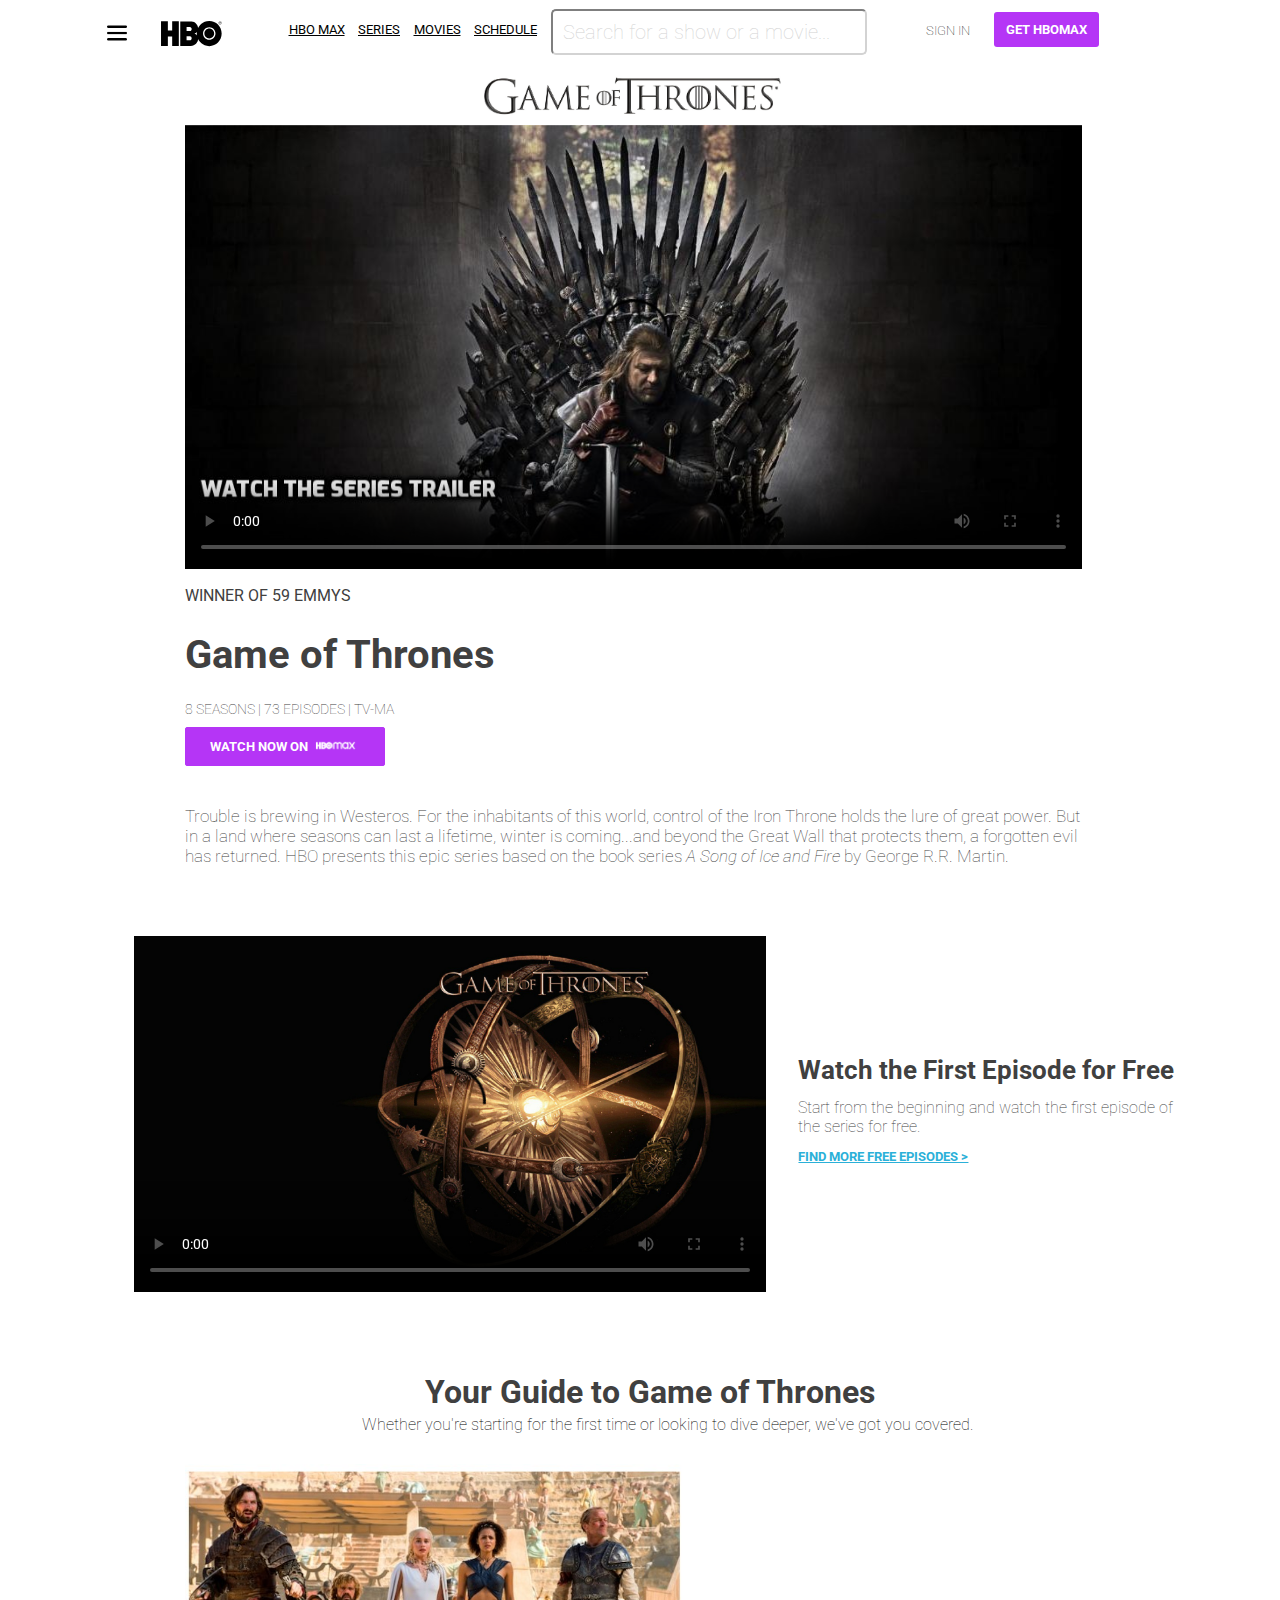
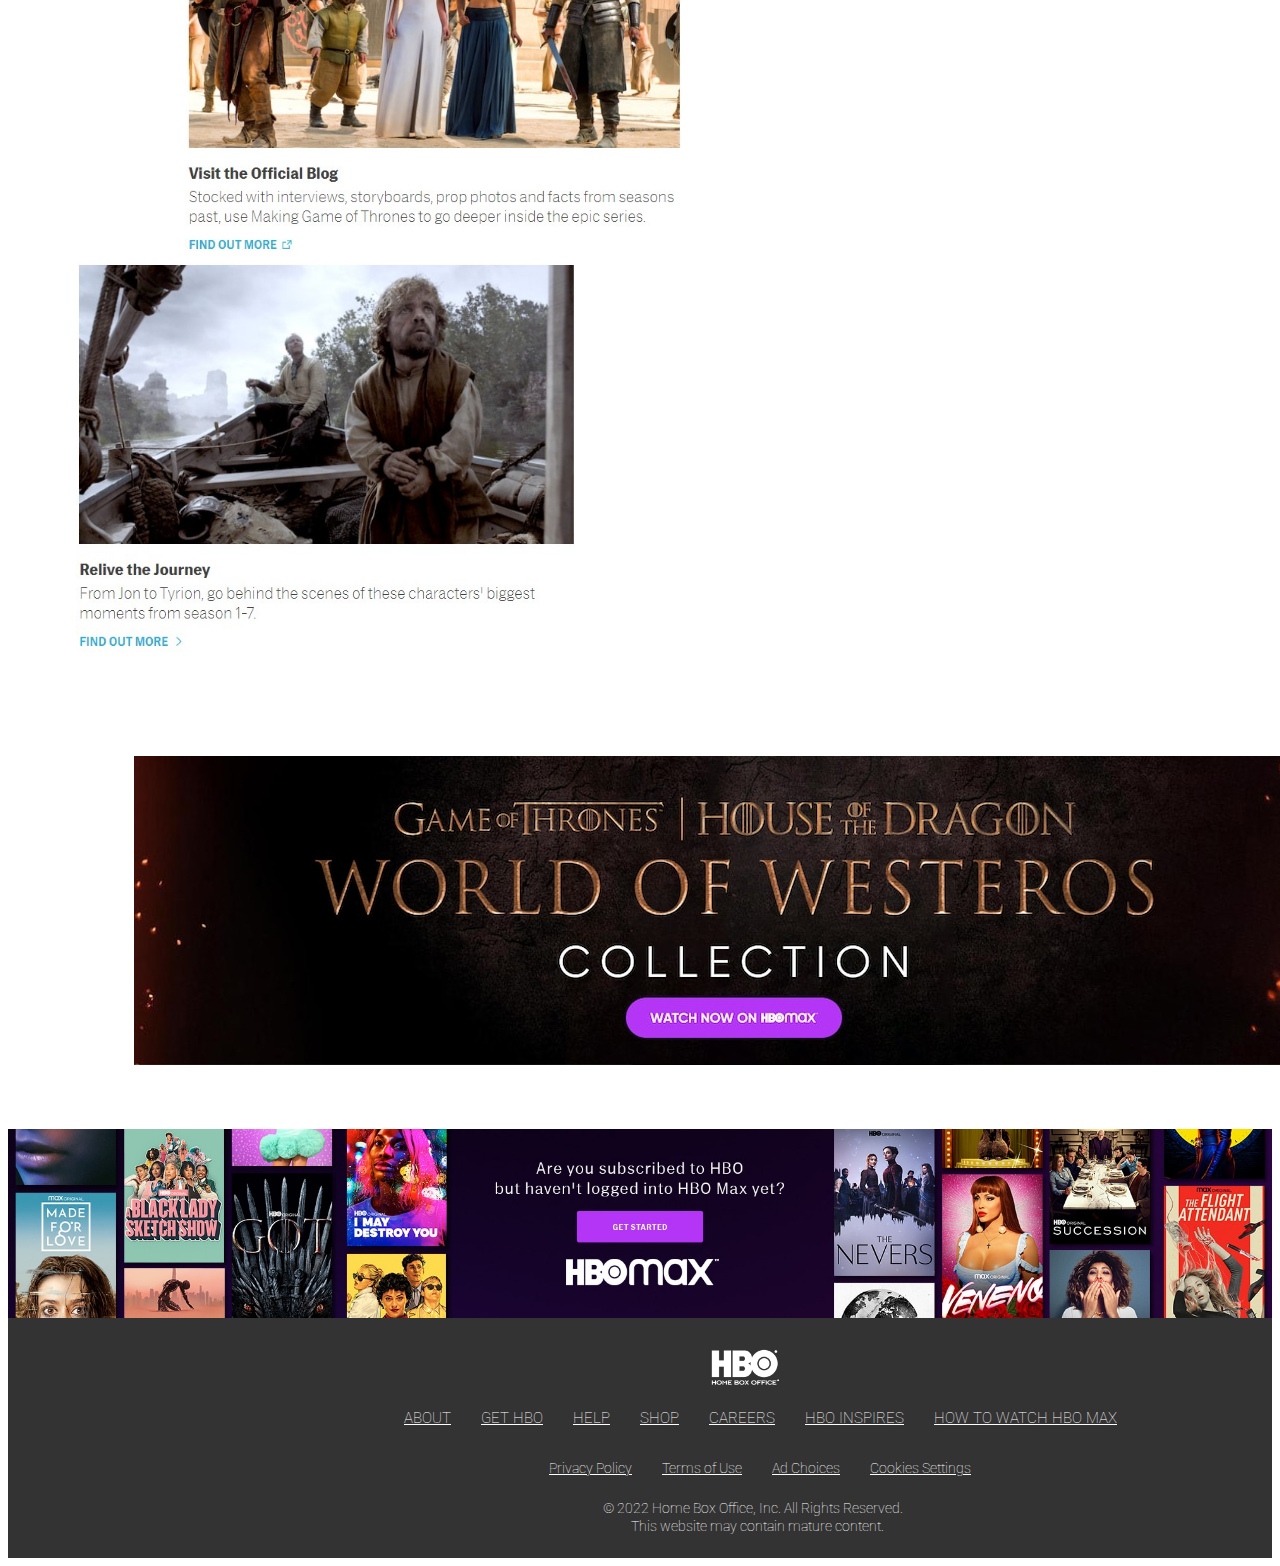
<file: index.html>
<!DOCTYPE html>
<html>
<head>

<title>GOT</title>
<link rel="preconnect" href="https://fonts.googleapis.com">
<link rel="preconnect" href="https://fonts.gstatic.com" crossorigin>
<link href="https://fonts.googleapis.com/css2?family=Roboto:wght@700&display=swap" rel="stylesheet">
<link rel="stylesheet" href="style/got.css">
</head> 
<body>
    <div class="header">
        <div class="left-section">
            <div>
                <img class="menu-logo" src="style/menu.png">
                <img class="hbo-logo" src="style/HBO.svg">
                
                
            </div>
           
        </div>
        <a  class="hbo-max" href="https://www.hbo.com/max">HBO MAX</a>
        <a  class="series" href="https://www.hbo.com/series">SERIES</a>
        <a  class="movies" href="https://www.hbo.com/movies">MOVIES</a>
        <a  class="schedule" href="https://www.hbo.com/schedule">SCHEDULE</a>
        <input class="search-bar" type="text" placeholder="Search for a show or a movie...">
        <div class="middle-section">
            <button class="sign-in">
                SIGN IN
            </button>
            <a href="https://www.hbomax.com/geo-availability?hbo_source=hbo.com&hbo_medium=referral&hbo_campaign=hbomax_button_&hbo_term=nav">
            <button class="get-hbo">
                GET HBOMAX
            </button>
            </a>
        </div>
        
    </div>
    <div>
        <img class="logo" src="style/logo.jpg">
    </div>
    <div class="video">
        <video class="video-align" width="71%" height="100%" controls poster="style/addtext_com_MDE1MTM3MTQyMzk.jpg">
            <source src="video/VN20221005_145900.mp4" type="video/mp4">
            <source src="video/VN20221005_145900.mp4" type="video/ogg">
            Your browser does not support the video tag.
        </video>
    </div>
    <div class="v-text">
        WINNER OF 59 EMMYS
    </div>

    <div class="got-text">
        <strong>Game of Thrones</strong>
    </div>
    <div class="seasons">
        8 SEASONS | 73 EPISODES | TV-MA 
    </div>
    <div>
        <button class="watch-button">
            <strong>WATCH NOW ON</strong> <span> <img class="hbo" src="style/hbo-final.png"></span>
        </button>
    </div>

    <div class="intro">
        Trouble is brewing in Westeros. 
        For the inhabitants of this world, control of the Iron Throne 
        holds the lure of great power. But in a land where seasons can 
        last a lifetime, winter is coming...and beyond the Great Wall 
        that protects them, a forgotten evil has returned. HBO presents
        this epic series based on the book series <em>A Song of Ice and Fire</em> 
        by George R.R. Martin.
    </div>

    <div class="video-2">
        <video class="video-align2" width="50%" height="100%" controls poster="style/poster2.jpg">
            <source src="video/got-ep1.mp4" type="video/mp4">
            <source src="video/got-ep1.mp4" type="video/ogg">
            Your browser does not support the video tag.
        </video>
    </div>
    <div class="container">
        <strong class="first-epi">Watch the First Episode for Free</strong>
        <div class="epi-1">
            Start from the beginning and watch the first episode of the series for free.
            
        </div>
        <div >
            <a class="epi-link" href="https://www.hbo.com/watch-free-episodes" target="_top" role="button">
                <strong>FIND MORE FREE EPISODES ></strong> 
            </a>
        </div>
    </div>

   
    <div>
        <p class="guide">
            Your Guide to Game of Thrones
        </p>
        <p class="guide-down">
            Whether you're starting for the first time or looking to dive deeper, we've got you covered.
        </p>
    </div>

    <div class="pic-view">
        <div>
            <a href="https://www.makinggameofthrones.com/?_ga=2.111371140.1043125775.1661091707-169540141.1602867257">
            <img class="thumbnail" src="style/ss1.jpg" > 

            </a>
            <a href="https://www.makinggameofthrones.com/?tag=Character+Journeys&_ga=2.37637536.106277984.1661100398-1009060347.1657204130">
                <img class="thumbnail2" src="style/ss2.jpg" > 
                
                </a>
        </div>
        
    </div>
    <div class="hod-img">
        <a href="https://www.hbo.com/house-of-the-dragon/official-guide">
        <img class="hod" src="style/house-of-the-dragon-world-of-westeros-collection-banner-1500x386.jpg">
    </a>
    </div>
    
    <div class="footer">
        <div class="footer-photo">
            <a href="https://www.hbo.com/how-to-watch-hbo-max">
            <img class="footer-img" src="style/prod-edu-band-get-started-00-2000x300.jpg">
        </a>
        </div>
        <div class="row-1">
            <img class="hbo-footer" src="style/hbo-footer.png">
        </div>
        <div class="row-2">
        <a  class="about" href="https://www.hbo.com/max">ABOUT</a>
        <a  class="gethbo" href="https://www.hbo.com/series">GET HBO</a>
        <a  class="help" href="https://www.hbo.com/movies">HELP</a>
        <a  class="shop" href="https://www.hbo.com/schedule">SHOP</a>
        <a  class="careers" href="https://www.hbo.com/series">CAREERS</a>
        <a  class="inspires" href="https://www.hbo.com/movies">HBO INSPIRES</a>
        <a  class="how" href="https://www.hbo.com/schedule">HOW TO WATCH HBO MAX</a>
        </div>
        <div class="row-3">
        <a  class="privacy" href="https://www.hbo.com/max">Privacy Policy</a>
        <a  class="use" href="https://www.hbo.com/series">Terms of Use</a>
        <a  class="ad" href="https://www.hbo.com/movies">Ad Choices</a>
        <a  class="cookies" href="https://www.hbo.com/schedule">Cookies Settings</a>
        </div>
        <div class="row-4">
            <p class="copy">
                © 2022 Home Box Office, Inc. All Rights Reserved.
            </p>
        </div>
        <div class="row-5">
            <p class="content">
                This website may contain mature content.
            </p>
        </div>
    </div>

    
    
</body>

</html>
</file>
<file: style/got.css>
*
{
    
}
p{
    font-family: Street2,-apple-system,BlinkMacSystemFont,Segoe UI,Roboto,Helvetica Neue,Arial,Noto Sans,sans-serif,Apple Color Emoji,Segoe UI Emoji,Segoe UI Symbol,Noto Color Emoji;
    font-weight: lighter;
    margin-left: 14%;
}
.search-bar{
    display: block;
    width: 300px;
    height: 40px;
    border-radius: 5px;
    border-color: lightgray;
    padding-left: 10px;
    font-size: 20px;
    margin-top: 9px;
}
.search-bar::placeholder{
    font-family: Street2,-apple-system,BlinkMacSystemFont,Segoe UI,Roboto,Helvetica Neue,Arial,Noto Sans,sans-serif,Apple Color Emoji,Segoe UI Emoji,Segoe UI Symbol,Noto Color Emoji;
    font-size: 20px;
    vertical-align: middle;
    color: lightgray;
    font-weight: 100;
}

.header{
    height: 125px;
    display: flex;
    flex-direction: row;
    justify-content: space-between;
background-color: white;
    position: fixed;
    top: 0;
    left: 0;
    right: 0;
}
.video-align{
    margin-left: 14%;
    margin-right: 14%;
    margin-top: 20px;
    cursor: pointer;
    padding-top: 97px;
}
.video-align2{
    display: inline-block;
    flex: 1;
    margin-top: 20px;
    margin-left: 10%;
    margin-right: 0%;
}

.v-text{
    color: #404040;
    font-family: 'Roboto', sans-serif;
    margin-left: 14%;
    margin-top: 13px;
}
.logo{
    width: 300px;
    display: flex;
    margin-left: 37%;
    padding-top: 60px;
    position: fixed;
    
}
.hbo-logo{
    width: 62px;
    margin-left: 30px;
    margin-top: 1px;
    padding-top: 20px;
}
.left-section{
    
    width: 275px;
   
    height: 125px;
    display: flex;
    align-items: top;
    margin-right: 0;
    
}

.middle-section{
    padding-top: 56px;
    width: 400px;
    display: flex;
    align-items: center;
}
.sign-in{
    margin-bottom: 30%;
    margin-left: 10%;
    font-weight: lighter;
    font-family: Street2,-apple-system,BlinkMacSystemFont,Segoe UI,Roboto,Helvetica Neue,Arial,Noto Sans,sans-serif,Apple Color Emoji,Segoe UI Emoji,Segoe UI Symbol,Noto Color Emoji;
    border: 0;
    cursor: pointer;
    background-color: #fff;
    margin-right: 3%;
    
}
.get-hbo{
    margin-bottom: 116%;
    margin-left: 6%;
    font-weight: 700;
    cursor: pointer;
    letter-spacing: 0;
    word-spacing: 0;
    width: 105px;
    height: 35px;
    background-color: #b535f6;
    border-radius: 3px;
    border: 0;
    color: #fff;
    font-family: Street2,-apple-system,BlinkMacSystemFont,Segoe UI,Roboto,Helvetica Neue,Arial,Noto Sans,sans-serif,Apple Color Emoji,Segoe UI Emoji,Segoe UI Symbol,Noto Color Emoji;
}
.right-section{
    background-color: #2bb0d8;
    align-items: center;
}


.menu-logo{
    height: 20px;
    margin-left: 107px;
    margin-bottom: 3px;
    padding-bottom: 0.8px;
}

.got-text{
    color: #404040;
    font-family: 'Roboto', sans-serif;
    margin-left: 14%;
    margin-top: 26px;
    font-size: 2.5rem;
}

.seasons{
    color: #404040;
    font-size: 88%;
    font-weight: lighter;
    font-family: Street2,-apple-system,BlinkMacSystemFont,Segoe UI,Roboto,Helvetica Neue,Arial,Noto Sans,sans-serif,Apple Color Emoji,Segoe UI Emoji,Segoe UI Symbol,Noto Color Emoji;
    margin-top: 23px;
    margin-left: 14%;
}

.watch-button{
    font-family: 'Roboto', sans-serif;
    margin-top: 10px;
    margin-left: 14%;
    border-radius: 2px;
    height: 0.4in;
    width: 200px;
    text-align: center;
    text-decoration: none;
    vertical-align: middle;
    cursor: pointer;
    font-weight: 500;
    background: #b535f6;
    border: 1px solid #b535f6;
    color: #fff;
    transition: all .4s;
    -webkit-text-size-adjust: 100%;
    -webkit-tap-highlight-color: transparent;
    justify-content: center;
    align-items: center;
}
.watch-button:hover{
    background-color: #6b059f;
    
}
.hbo{
   
    width: 26%;
    
}

.intro{
    color: #404040;
    font-size: 105.5%;
    font-weight: lighter;
    font-family: Street2,-apple-system,BlinkMacSystemFont,Segoe UI,Roboto,Helvetica Neue,Arial,Noto Sans,sans-serif,Apple Color Emoji,Segoe UI Emoji,Segoe UI Symbol,Noto Color Emoji;
    margin-top: 40px;
    margin-left: 14%;
    margin-right: 14%;
    margin-bottom: 50px;
}
.container{
    padding: 10;
    padding-top: 80%;
    vertical-align: text-top;
    width: 500px;
    padding-left: 0px;
    margin-top: -100%;
    display: inline-block;
    margin-left: 57%;
    margin-right: 16%;
}

.first-epi{
    display: block;
    font-size: 160%;
    color: #404040;
    font-family: 'Roboto', sans-serif;
    margin-left: 14%;
    margin-top: 13px;
    margin-right: 10%;
}
.epi-1{
    font-family: Street2,-apple-system,BlinkMacSystemFont,Segoe UI,Roboto,Helvetica Neue,Arial,Noto Sans,sans-serif,Apple Color Emoji,Segoe UI Emoji,Segoe UI Symbol,Noto Color Emoji;

    color: #404040;
    font-weight: lighter;
    margin-left: 14%;
    margin-top: 13px;
    margin-right: 10%;
}
.epi-link{
    font-family: Street2,-apple-system,BlinkMacSystemFont,Segoe UI,Roboto,Helvetica Neue,Arial,Noto Sans,sans-serif,Apple Color Emoji,Segoe UI Emoji,Segoe UI Symbol,Noto Color Emoji;

    display: inline-block;
    font-size: 80%;
    color: #2bb0d8;
    transition: all .4s;
    margin-left: 14%;
    margin-top: 13px;
    background: transparent;
    border: none;
    border-radius: 2px;
    letter-spacing: normal;
    box-sizing: border-box;
}
.guide{
    font-family: Street2,-apple-system,BlinkMacSystemFont,Segoe UI,Roboto,Helvetica Neue,Arial,Noto Sans,sans-serif,Apple Color Emoji,Segoe UI Emoji,Segoe UI Symbol,Noto Color Emoji;
    font-size: 200%;
    font-weight: 700;
    color: #404040;
    margin-top: 60px;
    margin-left: 33%;
    margin-bottom: 0.3%;
}
.guide-down{
    font-family: Street2,-apple-system,BlinkMacSystemFont,Segoe UI,Roboto,Helvetica Neue,Arial,Noto Sans,sans-serif,Apple Color Emoji,Segoe UI Emoji,Segoe UI Symbol,Noto Color Emoji;
    margin-left: 28%;
    margin-top: 0%;
    margin-bottom: 30px;
}
.card-button{
    font-family: Street2,-apple-system,BlinkMacSystemFont,Segoe UI,Roboto,Helvetica Neue,Arial,Noto Sans,sans-serif,Apple Color Emoji,Segoe UI Emoji,Segoe UI Symbol,Noto Color Emoji;
    font-weight: 800;
    margin-top: 15px;
    color: black;
    width: 200px;
    margin-left: 14%;
    display: inline-block;
}
.pic-view::after{
    width: 100px;
    display: table;
    float: left;
    content: "";
    clear: both;
    margin-right: 15px;
    margin-left: 14%;
}
.thumbnail{
    width: 500px;
     float: none;
     margin-left: 14%;
    box-shadow: 200px;
}
.thumbnail:hover,.thumbnail2:hover{
    opacity: 0.9;
    box-shadow: #2bb0d8;
    transform: translate3d(10px,10px,0px);  
}
.thumbnail2{
    width: 500px;
    margin-right: 10%;
    margin-left: 5.4%;
}
.text{
    font-size: 101%;
    width: 500px;
    display: inline-block;
    
}
.button-link{
    padding-right: 20px;
    width: 145px;
    margin-left: 5%;
    color: #2bb0d8;
    background-color: white;
    border: 0pc;
    cursor: pointer;
    padding-top: 10px;
    display: inline-block;
}
.button-link:hover{
    color: #197693;
}
.hbo-max{
    font-family: Street2,-apple-system,BlinkMacSystemFont,Segoe UI,Roboto,Helvetica Neue,Arial,Noto Sans,sans-serif,Apple Color Emoji,Segoe UI Emoji,Segoe UI Symbol,Noto Color Emoji;
    font-size: 13px;
    color: black;
    margin-bottom: 80px;
    margin-right: 0;
    padding-right: 0;
    margin-top: 22px;
    cursor: pointer;
    margin-left: 0;
}
.series,.movies,.schedule{
    font-family: Street2,-apple-system,BlinkMacSystemFont,Segoe UI,Roboto,Helvetica Neue,Arial,Noto Sans,sans-serif,Apple Color Emoji,Segoe UI Emoji,Segoe UI Symbol,Noto Color Emoji;
    font-size: 13px;
    margin-bottom: 80px;
    color: black;
    margin-top: 22px;
}

.footer{
    width: 100%;
    height: 100%;
    background-color: #333;
    margin-top: 60px;
}
.row-1{
    width: 20px;
}
.hbo-footer{
    width: 73px;
    margin-left: 699px;
    margin-top: 10px;
}
.row-2{
    margin-left: 370px;
}
.about,.gethbo,.help,.shop,.careers,.inspires,.how{
    font-family: Street2,-apple-system,BlinkMacSystemFont,Segoe UI,Roboto,Helvetica Neue,Arial,Noto Sans,sans-serif,Apple Color Emoji,Segoe UI Emoji,Segoe UI Symbol,Noto Color Emoji;
    font-weight: lighter;
    display: inline-block;
    color: white;
    margin-left: 26px;
    font:100;
    font-size: 15px;
    margin-bottom: 32px;
}

.row-3{
    margin-left: 515px;
}
.privacy,.use,.ad,.cookies{
    font-family: Street2,-apple-system,BlinkMacSystemFont,Segoe UI,Roboto,Helvetica Neue,Arial,Noto Sans,sans-serif,Apple Color Emoji,Segoe UI Emoji,Segoe UI Symbol,Noto Color Emoji;
    font-weight: lighter;
    display: inline-block;
    color: white;
    margin-left: 26px;
    font:100;
    font-size: 13.5px;
}
.row-4{
    margin-left: 569px;
    margin-top: 9px;
    
    margin-bottom: 0px;
    padding-bottom: 0%;
}

.copy{
    font-family: Street2,-apple-system,BlinkMacSystemFont,Segoe UI,Roboto,Helvetica Neue,Arial,Noto Sans,sans-serif,Apple Color Emoji,Segoe UI Emoji,Segoe UI Symbol,Noto Color Emoji;
    font-weight: lighter;
    display: inline-block;
    color: white;
    margin-left: 26px;
    font:100;
    padding-bottom: 0%;
    margin-bottom: 0%;
    font-size: 13.9px;
}

.row-5{
    margin-left: 580px;
    margin-top: 0%;
}

.content{
    font-family: Street2,-apple-system,BlinkMacSystemFont,Segoe UI,Roboto,Helvetica Neue,Arial,Noto Sans,sans-serif,Apple Color Emoji,Segoe UI Emoji,Segoe UI Symbol,Noto Color Emoji;
    font-weight: lighter;
    display: inline-block;
    color: white;
    margin-left: 43px;
    font:100;
    font-size: 13.9px;
    margin-top: 0%;
    margin-bottom: 24px;
}
.footer-photo{
    width: 100%;
}
.footer-img{
    width: 100%;
}
.hod-img{
    margin-left: 10%;
    margin-top: 100px;
    width: 100%;
}
.hod{
    cursor: pointer;
}
</file>
